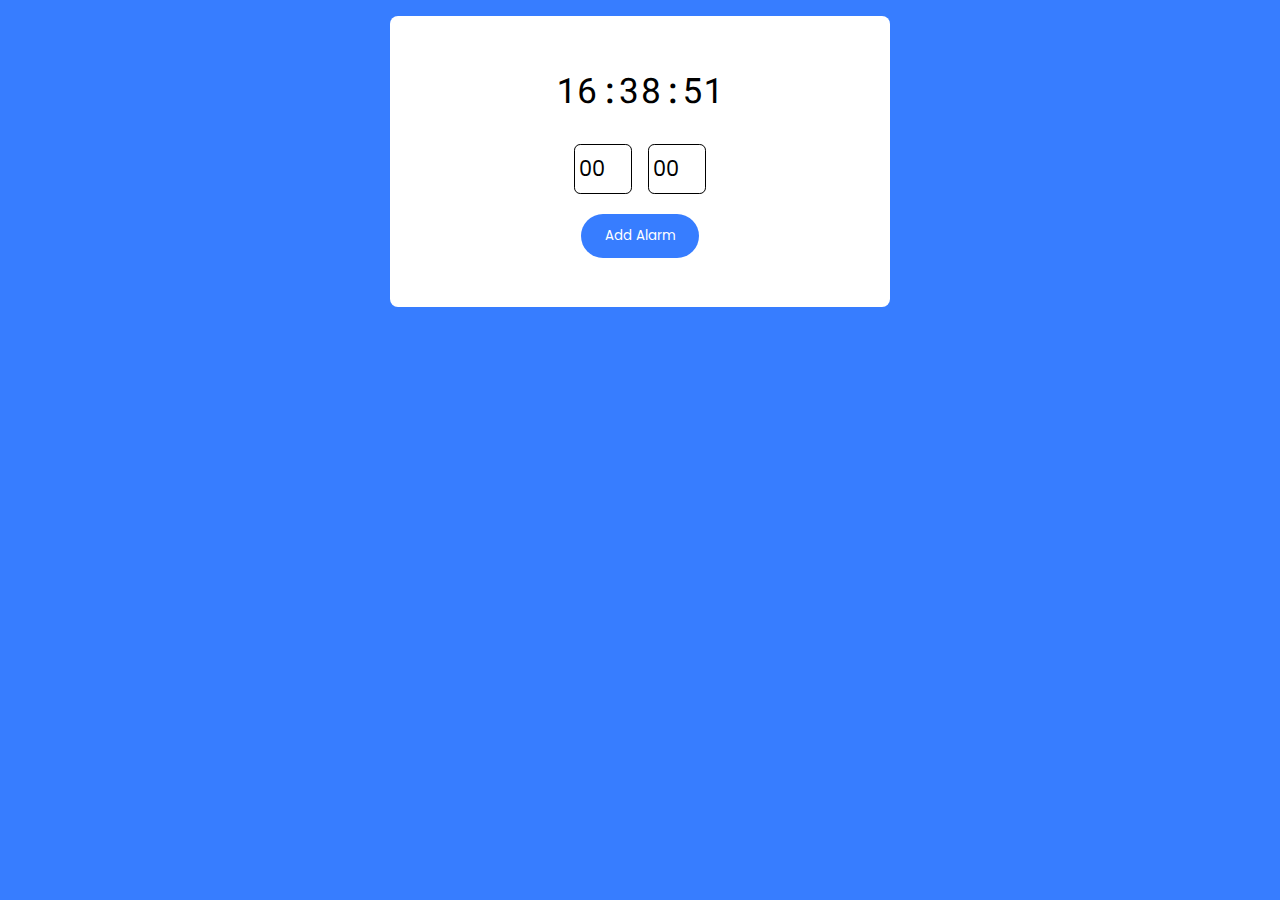
<file: App Alarme/index.html>
<!DOCTYPE html>
<html lang="en">
  <head>
    <meta name="viewport" content="width=device-width, initial-scale=1.0" />
    <title>Alarm App</title>
    <!-- Font Awesome Icons -->
    <link
      rel="stylesheet"
      href="https://cdnjs.cloudflare.com/ajax/libs/font-awesome/6.2.1/css/all.min.css"
    />
    <!-- Google Fonts -->
    <link
      href="https://fonts.googleapis.com/css2?family=Poppins&family=Roboto+Mono:wght@500&display=swap"
      rel="stylesheet"
    />
    <!-- Stylesheet -->
    <link rel="stylesheet" href="style.css" />
  </head>
  <body>
    <div class="wrapper">
      <div class="timer-display">00:00:00</div>
      <div class="container">
        <div class="inputs">
          <input
            type="number"
            id="hourInput"
            placeholder="00"
            min="0"
            max="23"
          />
          <input
            type="number"
            id="minuteInput"
            placeholder="00"
            min="0"
            max="59"
          />
        </div>
        <button id="set">Add Alarm</button>
        <div class="activeAlarms"></div>
      </div>
    </div>
    <!-- Script -->
    <script src="script.js"></script>
  </body>
</html>
</file>
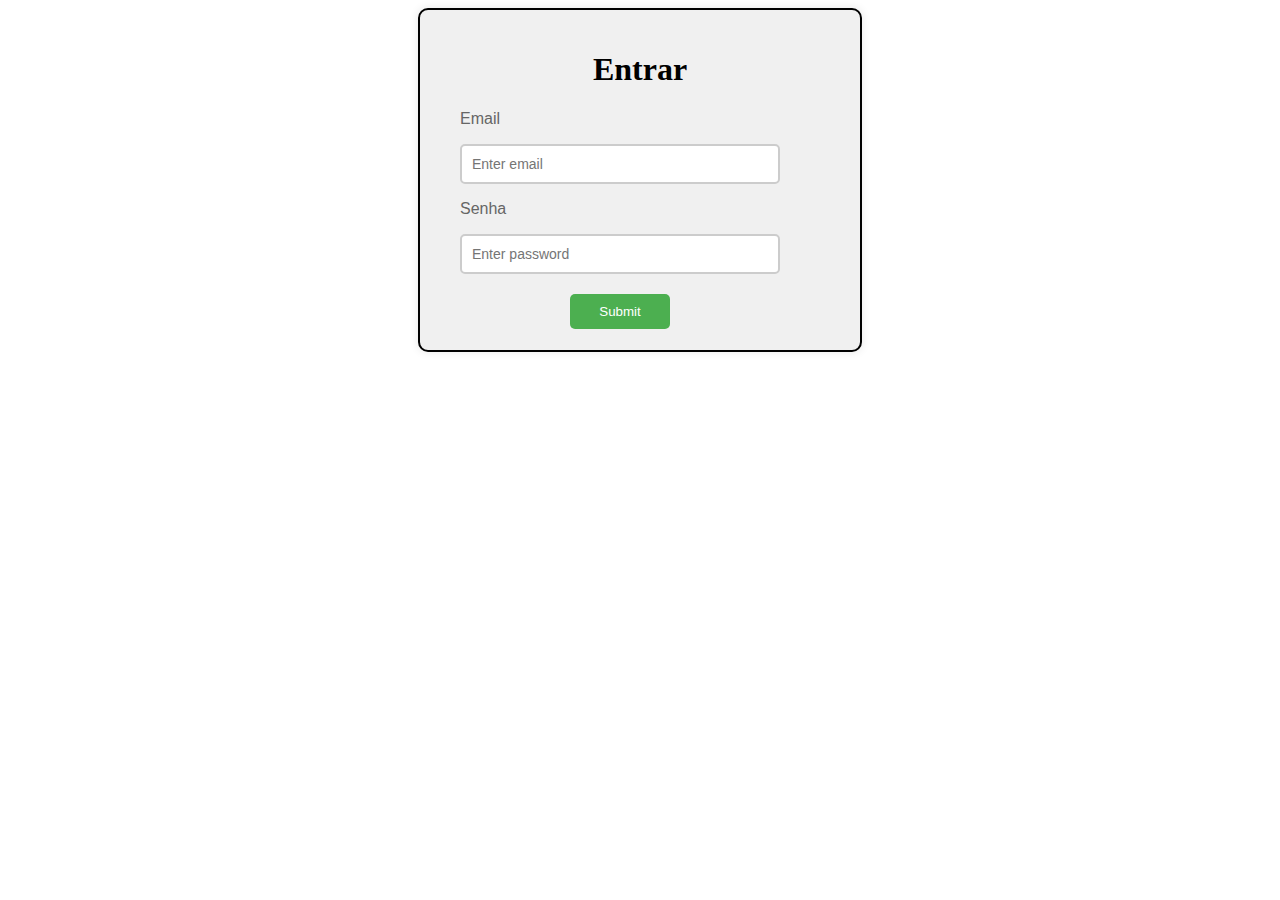
<file: Botão Móvel/index.html>
<html> 
<head> 
<style> 

.outer {
    margin: auto;
    height: 300px;
    width: 400px;
    border: 2px solid black;
    position: relative;
    padding: 20px;
    background-color: #f0f0f0;
    border-radius: 10px;
    box-shadow: 0 0 10px rgba(0,0,0,0.1);
}
text-align:center {
    text-align: center;
    font-family: Arial, bold;
    color: #333;
}
p {
    margin-left: 20px;
    font-family: Arial, sans-serif;
    color: #666;
}
.in {
    margin-left: 20px;
    padding: 10px;
    width: 80%;
    border: 2px solid #ccc;
    border-radius: 5px;
    font-size: 14px;
}
#bt{ 
margin-top:20px; 
position:absolute; 
left:150px; 
width: 100px;
padding: 10px;
background-color: #4CAF50;
color: white;
border: none;
border-radius: 5px;
transition: background-color 0.3s, transform 0.3s;
} 
#bt:hover{ 
background:green; 
font-size:13px; 
cursor:pointer; 
transform: scale(1.05);
color:white; 
} 
</style> 
<script> 
function fa(){ 
if(a.value=="" || b.value==""){ 
f() 
document.getElementById("a").style.border="3px solid red" 
document.getElementById("b").style.border="3px solid red" 
bt.value="Pahila data tak" 
} 
else{ 
document.getElementById("a").style.border="3px solid green" 
document.getElementById("b").style.border="3px solid green" 
bt.value="Ha thik ahe ata" 
bt.style.left="120px"; 
} 
} 
flag=1 
function f(){ 
if(flag==1){ 
bt.style.left="210px" 
flag=2 
} 
else if(flag==2){ 
bt.style.left="80px" 
flag=1 
} 
} 
</script> 
</head> 
<body> 
<div class="outer"> 
<h1 style="text-align:center">Entrar</h1> 
<p>Email</p> 
<input class="in" type="text" placeholder="Enter email" id="a"/> 
<p>Senha</p> 
<input class="in" type="password" placeholder="Enter password" id="b"/> 
<br> 
<input type="submit" onmouseenter="fa()" onclick="alert('waaaa')" id="bt" /> 

</div> 

</body> 


</html>
</file>
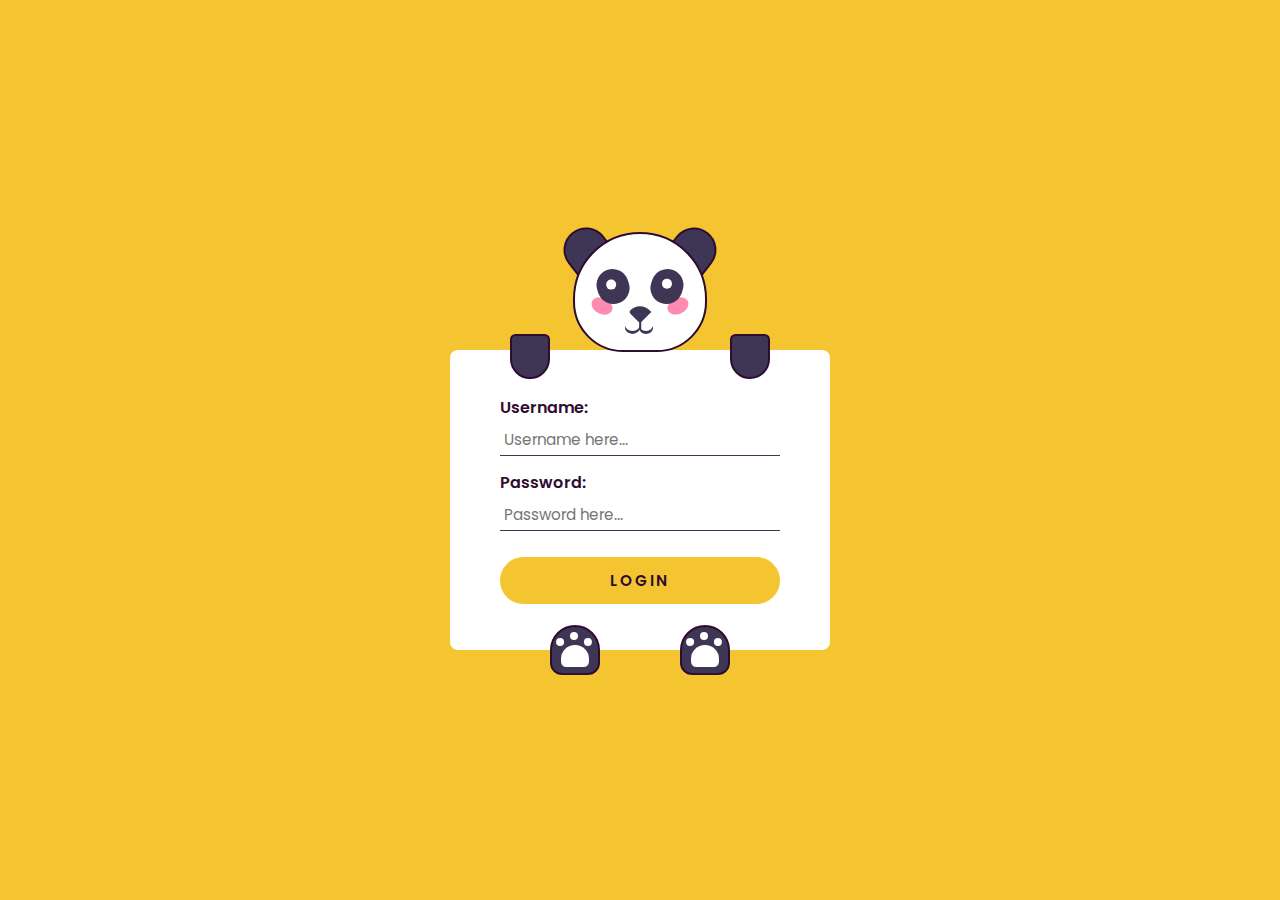
<file: Botão Panda/index.html>
<!DOCTYPE html>
<html lang="en">
  <head>
    <meta name="viewport" content="width=device-width, initial-scale=1.0" />
    <title>Interactive Panda Form</title>
    <!-- Google Font -->
    <link
      href="https://fonts.googleapis.com/css2?family=Poppins:wght@400;600&display=swap"
      rel="stylesheet"
    />
    <!-- Stylesheet -->
    <link rel="stylesheet" href="style.css" />
  </head>
  <body>
    <div class="container">
      <form>
        <label for="username">Username:</label>
        <input type="text" id="username" placeholder="Username here..." />
        <label for="password">Password:</label>
        <input type="password" id="password" placeholder="Password here..." />
        <button>Login</button>
      </form>
      <div class="ear-l"></div>
      <div class="ear-r"></div>
      <div class="panda-face">
        <div class="blush-l"></div>
        <div class="blush-r"></div>
        <div class="eye-l">
          <div class="eyeball-l"></div>
        </div>
        <div class="eye-r">
          <div class="eyeball-r"></div>
        </div>
        <div class="nose"></div>
        <div class="mouth"></div>
      </div>
      <div class="hand-l"></div>
      <div class="hand-r"></div>
      <div class="paw-l"></div>
      <div class="paw-r"></div>
    </div>
    <!-- Script -->
    <script src="script.js"></script>
  </body>
</html>
</file>
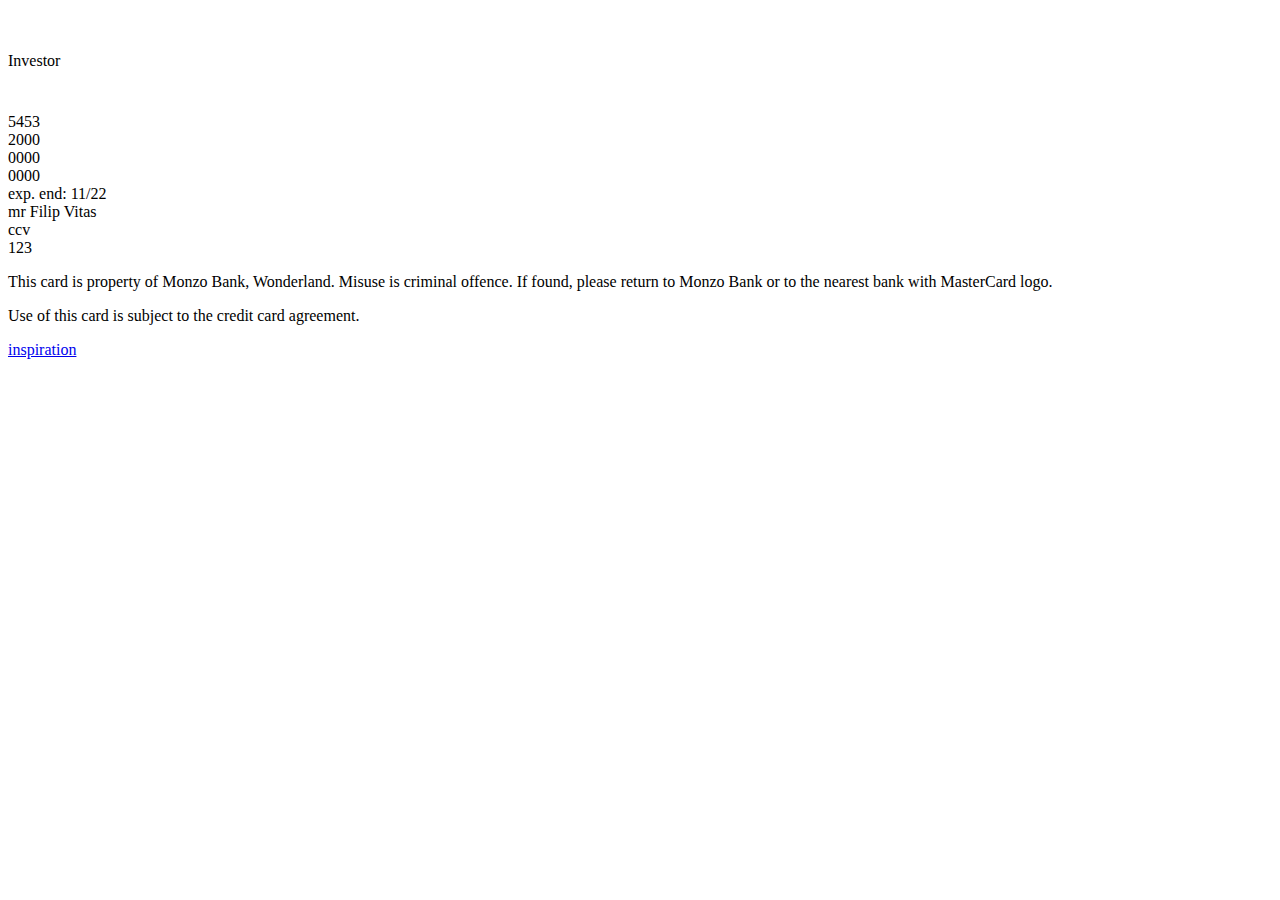
<file: Cartão de Crédito/index.html>
<!DOCTYPE html>
<html lang="en">
<head>
    <meta charset="UTF-8">
    <meta name="viewport" content="width=device-width, initial-scale=1.0">
    <title>Credit Card Design</title>
    <link rel="stylesheet" href="style.css">
</head>
<body>

<div class="background">
    <div class="left"></div>
    <div class="right">
        <div class="strip-bottom"></div>
        <div class="strip-top"></div>
    </div>
    <div class="center">
        <div class="card">
            <div class="flip">
                <div class="front">
                    <div class="strip-bottom"></div>
                    <div class="strip-top"></div>
                    
                    <svg class="logo" width="40" height="40" viewBox="0 0 17.5 16.2">
                        <path d="M3.2 0l5.4 5.6L14.3 0l3.2 3v9L13 16.2V7.8l-4.4 4.1L4.5 8v8.2L0 12V3l3.2-3z" fill="white"></path>
                    </svg>
                    
                    <div class="investor">Investor</div>
                    
                    <div class="chip">
                        <div class="chip-line"></div>
                        <div class="chip-line"></div>
                        <div class="chip-line"></div>
                        <div class="chip-line"></div>
                        <div class="chip-main"></div>
                    </div>
                    
                    <svg class="wave" viewBox="0 3.71 26.959 38.787" width="26.959" height="38.787" fill="white">
                        <path d="M19.709 3.719c.266.043.5.187.656.406 4.125 5.207 6.594 11.781 6.594 18.938 0 7.156-2.469 13.73-6.594 18.937-.195.336-.57.531-.957.492a.9946.9946 0 0 1-.851-.66c-.129-.367-.035-.777.246-1.051 3.855-4.867 6.156-11.023 6.156-17.718 0-6.696-2.301-12.852-6.156-17.719-.262-.317-.301-.762-.102-1.121.204-.36.602-.559 1.008-.504z"></path>
                        <path d="M13.74 7.563c.231.039.442.164.594.343 3.508 4.059 5.625 9.371 5.625 15.157 0 5.785-2.113 11.097-5.625 15.156-.363.422-1 .472-1.422.109-.422-.363-.472-1-.109-1.422 3.211-3.711 5.156-8.551 5.156-13.843 0-5.293-1.949-10.133-5.156-13.844-.27-.309-.324-.75-.141-1.114.188-.367.578-.582.985-.542h.093z"></path>
                        <path d="M7.584 11.438c.227.031.438.144.594.312 2.953 2.863 4.781 6.875 4.781 11.313 0 4.433-1.828 8.449-4.781 11.312-.398.387-1.035.383-1.422-.016-.387-.398-.383-1.035.016-1.421 2.582-2.504 4.187-5.993 4.187-9.875 0-3.883-1.605-7.372-4.187-9.875-.321-.282-.426-.739-.266-1.133.164-.395.559-.641.984-.617h.094zM1.178 15.531c.121.02.238.063.344.125 2.633 1.414 4.437 4.215 4.437 7.407 0 3.195-1.797 5.996-4.437 7.406-.492.258-1.102.07-1.36-.422-.257-.492-.07-1.102.422-1.359 2.012-1.075 3.375-3.176 3.375-5.625 0-2.446-1.371-4.551-3.375-5.625-.441-.204-.676-.692-.551-1.165.122-.468.567-.785 1.051-.742h.094z"></path>
                    </svg>
                    
                    <div class="card-number">
                        <div class="section">5453</div>
                        <div class="section">2000</div>
                        <div class="section">0000</div>
                        <div class="section">0000</div>
                    </div>
                    
                    <div class="end">
                        <span class="end-text">exp. end:</span>
                        <span class="end-date">11/22</span>
                    </div>
                    
                    <div class="card-holder">mr Filip Vitas</div>
                    
                    <div class="master">
                        <div class="circle master-red"></div>
                        <div class="circle master-yellow"></div>
                    </div>
                </div>
                <div class="back">
                    <div class="strip-black"></div>
                    
                    <div class="ccv">
                        <label>ccv</label>
                        <div>123</div>
                    </div>
                    
                    <div class="terms">
                        <p>This card is property of Monzo Bank, Wonderland. Misuse is criminal offence. If found, please return to Monzo Bank or to the nearest bank with MasterCard logo.</p>
                        <p>Use of this card is subject to the credit card agreement.</p>
                    </div>
                </div>
            </div>
        </div>
    </div>
</div>

<a href="https://dribbble.com/shots/4268384-Credit-card-design" class="inspiration" target="_blank">inspiration</a>

</body>
</html>
</file>
<file: App Alarme/style.css>
* {
  padding: 0;
  margin: 0;
  box-sizing: border-box;
  font-family: "Poppins", sans-serif;
}
body {
  background-color: #377dff;
}
.hide {
  display: none;
}
.wrapper {
  background-color: #ffffff;
  width: 90%;
  max-width: 31.25em;
  padding: 3.12em 5em;
  position: absolute;
  transform: translateX(-50%);
  left: 50%;
  top: 1em;
  border-radius: 0.5em;
}
.timer-display {
  font-size: 2.18em;
  text-align: center;
  font-family: "Roboto Mono", monospace;
}
.inputs {
  display: flex;
  align-items: center;
  justify-content: center;
  gap: 1em;
  margin-top: 2em;
}
.inputs input {
  width: 2.8em;
  font-size: 1.3em;
  border: 1px solid #000000;
  border-radius: 0.3em;
  padding: 0.4em 0.2em;
}
#set {
  background-color: #377dff;
  border: none;
  padding: 0.9em 1.8em;
  display: block;
  margin: 1.5em auto 0 auto;
  border-radius: 2em;
  color: #ffffff;
}
.alarm {
  display: grid;
  grid-template-columns: 8fr 2fr 2fr;
  gap: 1em;
  margin-top: 1.5em;
  align-items: center;
  border-bottom: 1px solid #898f9b;
  padding-bottom: 0.6em;
}
.alarm input[type="checkbox"] {
  appearance: none;
  height: 2em;
  width: 3.75em;
  background-color: #e2e2ec;
  border-radius: 1.25em;
  position: relative;
  cursor: pointer;
  outline: none;
}
.alarm input[type="checkbox"]:before {
  position: absolute;
  content: "";
  background-color: #757683;
  height: 1.43em;
  width: 1.43em;
  border-radius: 50%;
  top: 0.25em;
  left: 0.25em;
}
.alarm input[type="checkbox"]:checked {
  background-color: #d2e2ff;
}
.alarm input[type="checkbox"]:checked:before {
  background-color: #377dff;
  left: 2em;
}
.deleteButton {
  background-color: transparent;
  font-size: 1.5em;
  color: #377dff;
  border: none;
  cursor: pointer;
}
</file>
<file: Botão Panda/style.css>
* {
    padding: 0;
    margin: 0;
    box-sizing: border-box;
    font-family: "Poppins", sans-serif;
  }
  body {
    background-color: #f4c531;
  }
  .container {
    height: 31.25em;
    width: 31.25em;
    position: absolute;
    transform: translate(-50%, -50%);
    top: 50%;
    left: 50%;
  }
  form {
    width: 23.75em;
    height: 18.75em;
    background-color: #ffffff;
    position: absolute;
    transform: translate(-50%, -50%);
    top: calc(50% + 3.1em);
    left: 50%;
    padding: 0 3.1em;
    display: flex;
    flex-direction: column;
    justify-content: center;
    border-radius: 0.5em;
  }
  form label {
    display: block;
    margin-bottom: 0.2em;
    font-weight: 600;
    color: #2e0d30;
  }
  form input {
    font-size: 0.95em;
    font-weight: 400;
    color: #3f3554;
    padding: 0.3em;
    border: none;
    border-bottom: 0.12em solid #3f3554;
    outline: none;
  }
  form input:focus {
    border-color: #f4c531;
  }
  form input:not(:last-child) {
    margin-bottom: 0.9em;
  }
  form button {
    font-size: 0.95em;
    padding: 0.8em 0;
    border-radius: 2em;
    border: none;
    outline: none;
    background-color: #f4c531;
    color: #2e0d30;
    text-transform: uppercase;
    font-weight: 600;
    letter-spacing: 0.15em;
    margin-top: 0.8em;
  }
  .panda-face {
    height: 7.5em;
    width: 8.4em;
    background-color: #ffffff;
    border: 0.18em solid #2e0d30;
    border-radius: 7.5em 7.5em 5.62em 5.62em;
    position: absolute;
    top: 2em;
    margin: auto;
    left: 0;
    right: 0;
  }
  .ear-l,
  .ear-r {
    background-color: #3f3554;
    height: 2.5em;
    width: 2.81em;
    border: 0.18em solid #2e0d30;
    border-radius: 2.5em 2.5em 0 0;
    top: 1.75em;
    position: absolute;
  }
  .ear-l {
    transform: rotate(-38deg);
    left: 10.75em;
  }
  .ear-r {
    transform: rotate(38deg);
    right: 10.75em;
  }
  .blush-l,
  .blush-r {
    background-color: #ff8bb1;
    height: 1em;
    width: 1.37em;
    border-radius: 50%;
    position: absolute;
    top: 4em;
  }
  .blush-l {
    transform: rotate(25deg);
    left: 1em;
  }
  .blush-r {
    transform: rotate(-25deg);
    right: 1em;
  }
  .eye-l,
  .eye-r {
    background-color: #3f3554;
    height: 2.18em;
    width: 2em;
    border-radius: 2em;
    position: absolute;
    top: 2.18em;
  }
  .eye-l {
    left: 1.37em;
    transform: rotate(-20deg);
  }
  .eye-r {
    right: 1.37em;
    transform: rotate(20deg);
  }
  .eyeball-l,
  .eyeball-r {
    height: 0.6em;
    width: 0.6em;
    background-color: #ffffff;
    border-radius: 50%;
    position: absolute;
    left: 0.6em;
    top: 0.6em;
    transition: 1s all;
  }
  .eyeball-l {
    transform: rotate(20deg);
  }
  .eyeball-r {
    transform: rotate(-20deg);
  }
  .nose {
    height: 1em;
    width: 1em;
    background-color: #3f3554;
    position: absolute;
    top: 4.37em;
    margin: auto;
    left: 0;
    right: 0;
    border-radius: 1.2em 0 0 0.25em;
    transform: rotate(45deg);
  }
  .nose:before {
    content: "";
    position: absolute;
    background-color: #3f3554;
    height: 0.6em;
    width: 0.1em;
    transform: rotate(-45deg);
    top: 0.75em;
    left: 1em;
  }
  .mouth,
  .mouth:before {
    height: 0.75em;
    width: 0.93em;
    background-color: transparent;
    position: absolute;
    border-radius: 50%;
    box-shadow: 0 0.18em #3f3554;
  }
  .mouth {
    top: 5.31em;
    left: 3.12em;
  }
  .mouth:before {
    content: "";
    position: absolute;
    left: 0.87em;
  }
  .hand-l,
  .hand-r {
    background-color: #3f3554;
    height: 2.81em;
    width: 2.5em;
    border: 0.18em solid #2e0d30;
    border-radius: 0.6em 0.6em 2.18em 2.18em;
    transition: 1s all;
    position: absolute;
    top: 8.4em;
  }
  .hand-l {
    left: 7.5em;
  }
  .hand-r {
    right: 7.5em;
  }
  .paw-l,
  .paw-r {
    background-color: #3f3554;
    height: 3.12em;
    width: 3.12em;
    border: 0.18em solid #2e0d30;
    border-radius: 2.5em 2.5em 1.2em 1.2em;
    position: absolute;
    top: 26.56em;
  }
  .paw-l {
    left: 10em;
  }
  .paw-r {
    right: 10em;
  }
  .paw-l:before,
  .paw-r:before {
    position: absolute;
    content: "";
    background-color: #ffffff;
    height: 1.37em;
    width: 1.75em;
    top: 1.12em;
    left: 0.55em;
    border-radius: 1.56em 1.56em 0.6em 0.6em;
  }
  .paw-l:after,
  .paw-r:after {
    position: absolute;
    content: "";
    background-color: #ffffff;
    height: 0.5em;
    width: 0.5em;
    border-radius: 50%;
    top: 0.31em;
    left: 1.12em;
    box-shadow: 0.87em 0.37em #ffffff, -0.87em 0.37em #ffffff;
  }
  @media screen and (max-width: 500px) {
    .container {
      font-size: 14px;
    }
  }
</file>
<file: Cartão de Crédito/style.css>
*, *:before, *:after 
  box-sizing: border-box
  
body
  width: 100vw
  height: 100vh
  font-family: 'Montserrat', 'Helvetica', sans-serif
  font-size: 14px
  line-height: 1.3
  background-color: white

.inspiration
  position: fixed
  bottom: 0
  right: 0
  padding: 10px
  text-align: center
  text-decoration: none
  font-family: 'Gill Sans', sans-serif
  font-size: 12px
  color: white

.left
  position: absolute
  left: 0
  width: 60vw
  height: 100vh
  background-image: linear-gradient(to right, #202020, gray)

.right
  position: absolute
  right: 0
  width: 60vw
  height: 100vh
  overflow: hidden
  
  .strip-top
    width: calc(50vw + 90px)
    transform: skewX(20deg) translateX(160px)

  .strip-bottom
    width: calc(50vw + 40px)
    transform: skewX(-15deg) translateX(90px)

.center
  position: absolute
  top: 50%
  left: 50%
  transform: translate(-50%, -50%)

.card
  width: 400px
  height: 250px

@keyframes flip {}
  0%
  100%
    transform: rotateY(0deg)
  50%
    transform: rotateY(180deg)

.flip
  width: inherit
  height: inherit
  transition: 0.7s
  transform-style: preserve-3d
  animation: flip 2.5s ease
  
.front
.back  
  position: absolute
  width: inherit
  height: inherit
  border-radius: 15px
  color: #fff
  text-shadow: 0 1px 1px rgba(0, 0, 0, 0.3)
  box-shadow: 0 1px 10px 1px rgba(0,0,0,0.3)
  backface-visibility: hidden
  background-image: linear-gradient(to right, #111, #555)
  overflow: hidden
  
.front
  transform: translateZ(0)

.strip-bottom
.strip-top
  position: absolute
  right: 0
  height: inherit
  background-image: linear-gradient(to bottom, #ff6767, #ff4545)
  box-shadow: 0 0 10px 0px rgba(0,0,0,0.5)

.strip-bottom
  width: 200px
  transform: skewX(-15deg) translateX(50px)
  
.strip-top
  width: 180px
  transform: skewX(20deg) translateX(50px)
  
.logo
  position: absolute
  top: 30px
  right: 25px
  
.investor
  position: relative
  top: 30px
  left: 25px
  text-transform: uppercase

.chip {}
  position: relative
  top: 60px
  left: 25px
  display: flex
  align-items: center
  justify-content: center
  width: 50px
  height: 40px
  border-radius: 5px
  background-image: linear-gradient(to bottom left, #ffecc7, #d0b978)
  overflow: hidden
  
  .chip-line
    position: absolute
    width: 100%
    height: 1px
    background-color: #333
    
    &:nth-child(1)
      top: 13px
      
    &:nth-child(2)
      top: 20px
      
    &:nth-child(3)
      top: 28px
      
    &:nth-child(4)
      left: 25px
      width: 1px
      height: 50px
      
  .chip-main
    width: 20px
    height: 25px
    border: 1px solid #333
    border-radius: 3px
    background-image: linear-gradient(to bottom left, #efdbab, #e1cb94)
    z-index: 1
  
.wave
  position: relative
  top: 20px
  left: 100px
    
.card-number
  position: relative
  display: flex
  justify-content: space-between
  align-items: center
  margin: 40px 25px 10px
  font-size: 23px
  font-family: 'cc font', monospace
  
.end 
  margin-left: 25px
  text-transform: uppercase
  font-family: 'cc font', monospace
  
  .end-text
    font-size: 9px
    color: rgba(255, 255, 255, 0.8)

.card-holder
  margin: 10px 25px
  text-transform: uppercase
  font-family: 'cc font', monospace
  
.master
  position: absolute
  right: 20px
  bottom: 20px
  display: flex
  
  .circle 
    width: 25px
    height: 25px
    border-radius: 50%
    
  .master-red
    background-color: #eb001b
  .master-yellow
    margin-left: -10px
    background-color: rgba(255, 209, 0, 0.7)

.card
  perspective: 1000
  
  &:hover .flip
    transform: rotateY(180deg)

.back
  transform: rotateY(180deg) translateZ(0)
  background: #9e9e9e

.back
  .strip-black
    position: absolute
    top: 30px
    left: 0
    width: 100%
    height: 50px
    background: black
    
  .ccv
    position: absolute
    top: 110px
    left: 0
    right: 0
    height: 36px
    width: 90%
    padding: 10px
    margin: 0 auto
    border-radius: 5px
    text-align: right
    letter-spacing: 1px
    color: #000
    background: white
    
    label
      display: block
      margin: -30px 0 15px
      font-size: 10px
      text-transform: uppercase
      color: white

  .terms
    position: absolute
    top: 150px
    padding: 20px
    font-size: 10px
    text-align: justify
  




















@font-face
  font-family: 'cc font'
  src: url("[data-uri]") format("woff2")
  font-weight: normal
  font-style: normal
</file>
